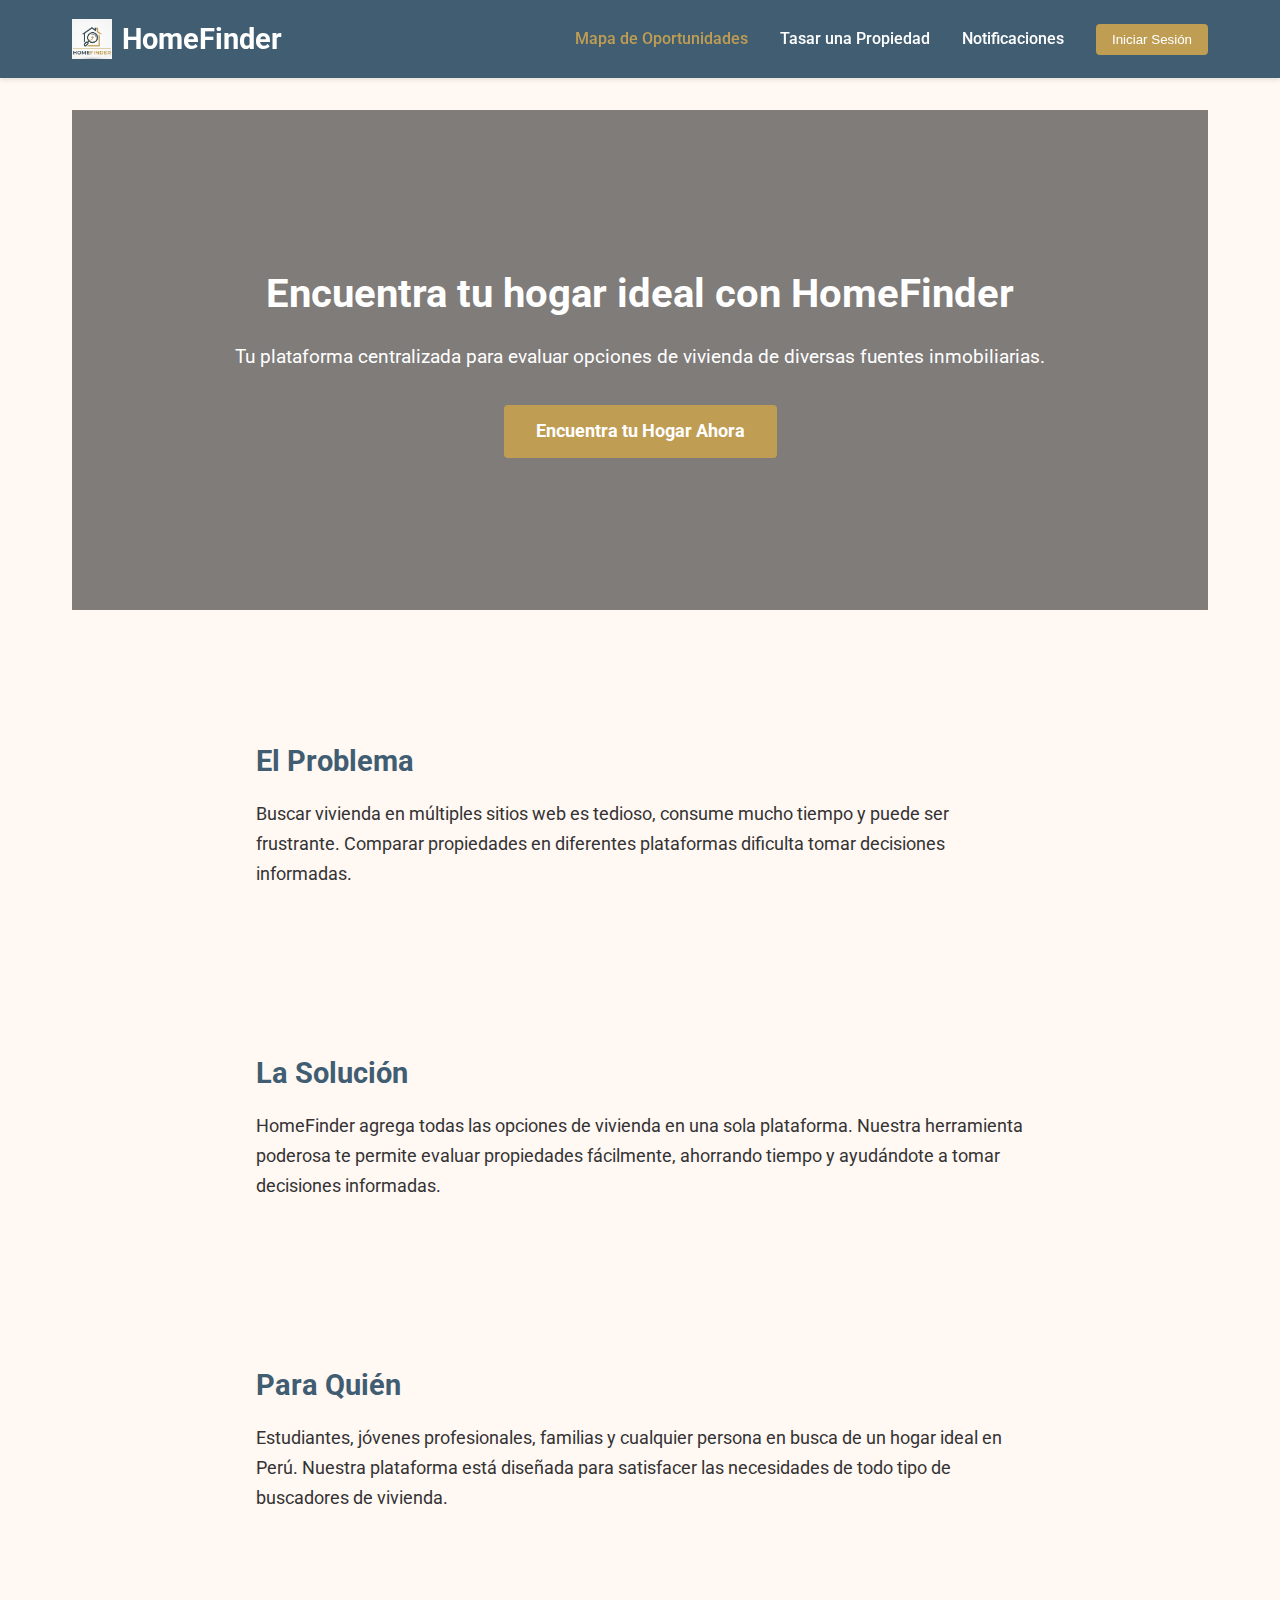
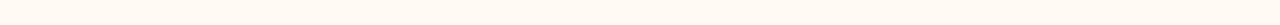
<file: index.html>
<!DOCTYPE html>
<html lang="es">
<head>
    <meta charset="UTF-8">
    <meta name="viewport" content="width=device-width, initial-scale=1.0">
    <title>HomeFinder - Encuentra tu hogar ideal</title>
    <link rel="stylesheet" href="styles.css">
    <link href="https://fonts.googleapis.com/css2?family=Roboto:wght@300;400;500;700&display=swap" rel="stylesheet">
    <link rel="icon" href="logo.png" type="image/x-icon">
</head>
<body>
    <!-- Navigation Bar -->
    <nav class="navbar">
        <div class="nav-container">
            <div class="nav-logo">
                <a href="index.html">
                    <img src="logo.png" alt="HomeFinder Logo" class="logo-img">
                    <span>HomeFinder</span>
                </a>
            </div>
            <ul class="nav-menu">
                <li class="nav-item active">
                    <a href="opportunity-map.html" class="nav-link">Mapa de Oportunidades</a>
                </li>
                <li class="nav-item">
                    <a href="appraise.html" class="nav-link">Tasar una Propiedad</a>
                </li>
                <li class="nav-item">
                    <a href="notifications.html" class="nav-link">Notificaciones</a>
                </li>
                <li class="nav-item">
                    <button id="loginBtn" class="nav-login-btn">Iniciar Sesión</button>
                </li>
            </ul>
        </div>
    </nav>

    <!-- Login Modal -->
    <div id="loginModal" class="modal">
        <div class="modal-content">
            <span class="close">&times;</span>
            <h2 id="modalTitle">Iniciar Sesión</h2>
            <form id="loginForm">
                <div id="loginFields">
                    <input type="email" id="email" placeholder="Email" required>
                    <input type="password" id="password" placeholder="Password" required>
                    <button type="submit">Iniciar Sesión</button>
                    <p><a href="#" id="showRegister">¿No tienes una cuenta? Registrate ahora.</a></p>
                </div>
                <div id="registerFields" style="display: none;">
                    <input type="email" id="regEmail" placeholder="Email" required>
                    <input type="password" id="regPassword" placeholder="Password" required>
                    <label><input type="checkbox" id="terms">Acepto los términos y condiciones</label><br>
                    <label><input type="checkbox" id="privacy">Autorizo el uso de mi información para otros fines</label><br>
                    <button type="button" id="registerSubmit">Registrarse</button>
                    <p><a href="#" id="showLogin">¿Ya cuentas con un usuario? Inicia sesión aquí.</a></p>
                </div>
            </form>
        </div>
    </div>

    <!-- Landing Page Content -->
    <main class="landing-page">
        <section class="hero-section">
            <div class="hero-content">
                <h1>Encuentra tu hogar ideal con HomeFinder</h1>
                <p>Tu plataforma centralizada para evaluar opciones de vivienda de diversas fuentes inmobiliarias.</p>
                <a href="opportunity-map.html" class="cta-button">Encuentra tu Hogar Ahora</a>
            </div>
        </section>

        <section class="problem-section">
            <div class="container">
                <h2>El Problema</h2>
                <p>Buscar vivienda en múltiples sitios web es tedioso, consume mucho tiempo y puede ser frustrante. Comparar propiedades en diferentes plataformas dificulta tomar decisiones informadas.</p>
            </div>
        </section>

        <section class="solution-section">
            <div class="container">
                <h2>La Solución</h2>
                <p>HomeFinder agrega todas las opciones de vivienda en una sola plataforma. Nuestra herramienta poderosa te permite evaluar propiedades fácilmente, ahorrando tiempo y ayudándote a tomar decisiones informadas.</p>
            </div>
        </section>

        <section class="target-section">
            <div class="container">
                <h2>Para Quién</h2>
                <p>Estudiantes, jóvenes profesionales, familias y cualquier persona en busca de un hogar ideal en Perú. Nuestra plataforma está diseñada para satisfacer las necesidades de todo tipo de buscadores de vivienda.</p>
            </div>
        </section>
    </main>

    <script src="script.js"></script>
</body>
</html>
</file>
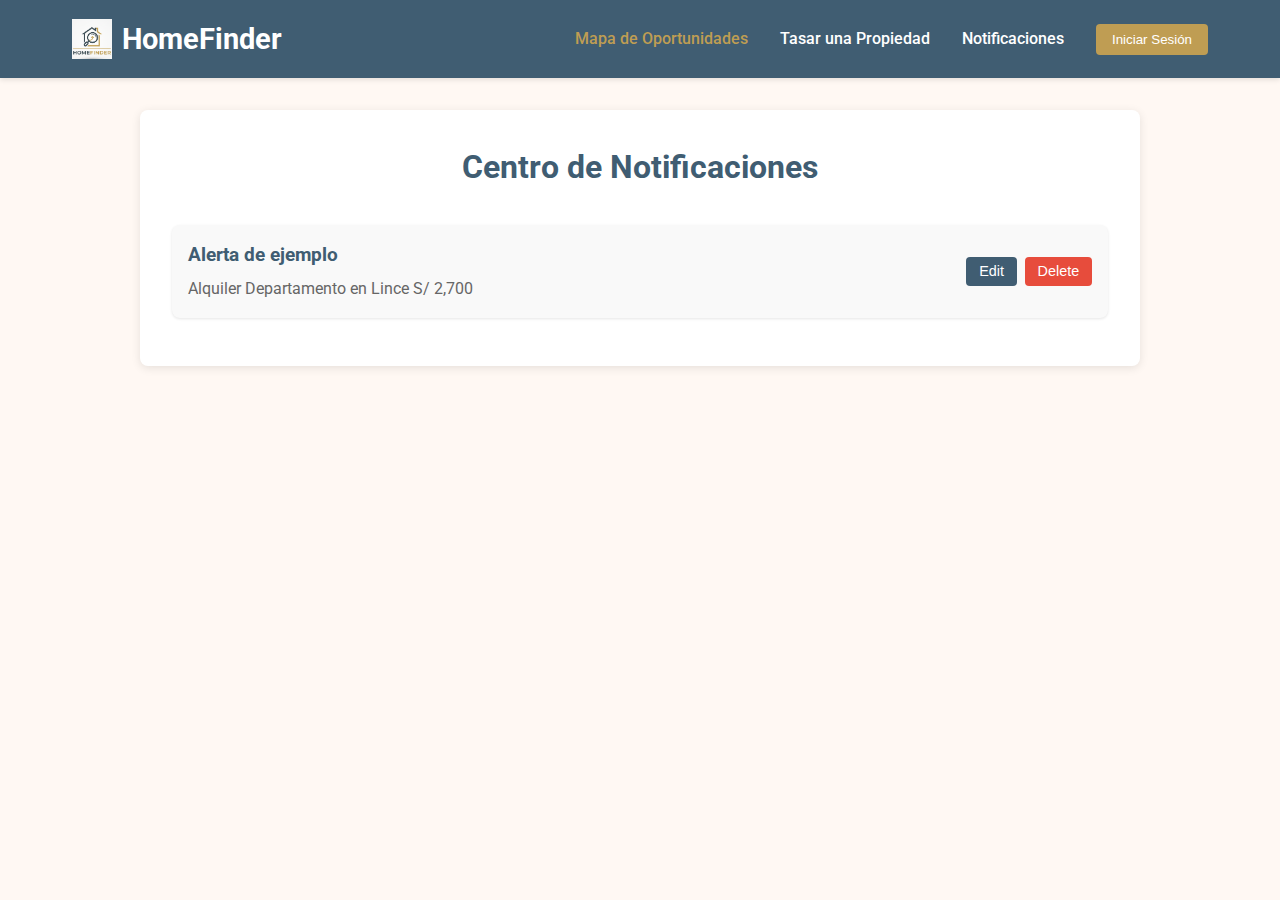
<file: notifications.html>
<!DOCTYPE html>
<html lang="es">
<head>
    <meta charset="UTF-8">
    <meta name="viewport" content="width=device-width, initial-scale=1.0">
    <title>Notifications - HomeFinder</title>
    <link rel="stylesheet" href="styles.css">
    <link href="https://fonts.googleapis.com/css2?family=Roboto:wght@300;400;500;700&display=swap" rel="stylesheet">
    <link rel="icon" href="logo.png" type="image/x-icon">
</head>
<body>
    <!-- Navigation Bar -->
    <nav class="navbar">
        <div class="nav-container">
            <div class="nav-logo">
                <a href="index.html">
                    <img src="logo.png" alt="HomeFinder Logo" class="logo-img">
                    <span>HomeFinder</span>
                </a>
            </div>
            <ul class="nav-menu">
                <li class="nav-item active">
                    <a href="opportunity-map.html" class="nav-link">Mapa de Oportunidades</a>
                </li>
                <li class="nav-item">
                    <a href="appraise.html" class="nav-link">Tasar una Propiedad</a>
                </li>
                <li class="nav-item">
                    <a href="notifications.html" class="nav-link">Notificaciones</a>
                </li>
                <li class="nav-item">
                    <button id="loginBtn" class="nav-login-btn">Iniciar Sesión</button>
                </li>
            </ul>
        </div>
    </nav>

    <!-- Login Modal -->
    <div id="loginModal" class="modal">
        <div class="modal-content">
            <span class="close">&times;</span>
            <h2 id="modalTitle">Iniciar Sesión</h2>
            <form id="loginForm">
                <div id="loginFields">
                    <input type="email" id="email" placeholder="Email" required>
                    <input type="password" id="password" placeholder="Password" required>
                    <button type="submit">Iniciar Sesión</button>
                    <p><a href="#" id="showRegister">¿No tienes una cuenta? Registrate ahora.</a></p>
                </div>
                <div id="registerFields" style="display: none;">
                    <input type="email" id="regEmail" placeholder="Email" required>
                    <input type="password" id="regPassword" placeholder="Password" required>
                    <label><input type="checkbox" id="terms"> Acepto los términos y condiciones</label><br>
                    <label><input type="checkbox" id="privacy"> Autorizo el uso de mi información para otros fines</label><br>
                    <button type="button" id="registerSubmit">Registrarse</button>
                    <p><a href="#" id="showLogin">¿Ya cuentas con un usuario? Inicia sesión aquí.</a></p>
                </div>
            </form>
        </div>
    </div>

    <!-- Main Content -->
    <main class="notifications-container">
        <h1>Centro de Notificaciones</h1>
        
        <div class="notifications-list">
            <!-- Notifications will be loaded here -->
            <div id="notificationsContainer">
                <!-- Example notification (will be replaced by JS) -->
                <div class="notification-card">
                    <div class="notification-info">
                        <h3>Alerta de ejemplo</h3>
                        <p>Alquiler Departamento en Lince S/ 2,700</p>
                    </div>
                    <div class="notification-actions">
                        <button class="edit-btn">Editar</button>
                        <button class="delete-btn">Eliminar</button>
                    </div>
                </div>
            </div>
        </div>
    </main>

    <script src="script.js"></script>
</body>
</html>
</file>
<file: styles.css>
/* General Styles */
* {
    margin: 0;
    padding: 0;
    box-sizing: border-box;
}

body {
    font-family: 'Roboto', sans-serif;
    background-color: #fff8f3; /* Off-white/Cream */
    color: #333;
    line-height: 1.6;
}

/* Navigation Bar */
.navbar {
    background-color: #405d72; /* Dark Slate Gray */
    padding: 1rem 0;
    position: sticky;
    top: 0;
    z-index: 1000;
    box-shadow: 0 2px 5px rgba(0,0,0,0.1);
}

.nav-container {
    display: flex;
    justify-content: space-between;
    align-items: center;
    max-width: 1200px;
    margin: 0 auto;
    padding: 0 2rem;
}

.nav-logo a {
    color: white;
    font-size: 1.8rem;
    font-weight: bold;
    text-decoration: none;
    display: flex;
    align-items: center;
}

.logo-img {
    height: 40px;
    width: auto;
    margin-right: 10px;
}

.nav-menu {
    display: flex;
    list-style: none;
    align-items: center;
}

.nav-item {
    margin-left: 2rem;
}

.nav-link {
    color: white;
    text-decoration: none;
    font-weight: 500;
    transition: color 0.3s;
}

.nav-link:hover {
    color: #bf9d53; /* Muted Gold */
}

.nav-item.active .nav-link {
    color: #bf9d53; /* Muted Gold */
}

.nav-login-btn {
    background-color: #bf9d53; /* Muted Gold */
    color: white;
    border: none;
    padding: 0.5rem 1rem;
    border-radius: 4px;
    cursor: pointer;
    font-weight: 500;
    transition: background-color 0.3s;
}

.nav-login-btn:hover {
    background-color: #a88744; /* Darker Gold */
}

/* Modal Styles */
.modal {
    display: none;
    position: fixed;
    z-index: 2000;
    left: 0;
    top: 0;
    width: 100%;
    height: 100%;
    background-color: rgba(0,0,0,0.5);
}

.modal-content {
    background-color: white;
    margin: 10% auto;
    padding: 2rem;
    border-radius: 8px;
    width: 90%;
    max-width: 400px;
    position: relative;
}

.close, .close-alert, .close-detail {
    position: absolute;
    top: 10px;
    right: 15px;
    font-size: 28px;
    font-weight: bold;
    cursor: pointer;
    color: #aaa;
}

.close:hover, .close-alert:hover, .close-detail:hover {
    color: black;
}

.modal-content h2 {
    margin-bottom: 1.5rem;
    color: #405d72;
}

#loginForm input {
    width: 100%;
    padding: 0.7rem;
    margin-bottom: 1rem;
    border: 1px solid #ddd;
    border-radius: 4px;
    font-size: 1rem;
}

#loginForm button {
    width: 100%;
    padding: 0.7rem;
    background-color: #bf9d53; /* Muted Gold */
    color: white;
    border: none;
    border-radius: 4px;
    font-size: 1rem;
    cursor: pointer;
    margin-bottom: 1rem;
}

#loginForm button:hover {
    background-color: #a88744; /* Darker Gold */
}

#loginForm a {
    color: #405d72;
    text-decoration: none;
}

#loginForm label {
    display: flex;
    align-items: center;
    margin-bottom: 0.5rem;
    font-size: 0.9rem;
}

#loginForm input[type="checkbox"] {
    margin-right: 0.5rem;
}

.detail-modal-content {
    width: 80%;
    max-width: 900px;
    padding: 2rem;
}

/* Landing Page Styles */
.landing-page {
    max-width: 1200px;
    margin: 0 auto;
    padding: 2rem;
}

.hero-section {
    background: linear-gradient(rgba(0, 0, 0, 0.5), rgba(0, 0, 0, 0.5)), url('https://images.unsplash.com/photo-1560448204-e02f11c3d0e2?ixlib=rb-4.0.3&ixid=M3wxMjA3fDB8MHxwaG90by1wYWdlfHx8fGVufDB8fHx8fA%3D%3D&auto=format&fit=crop&w=1200&q=80') no-repeat center center/cover;
    height: 500px;
    display: flex;
    align-items: center;
    justify-content: center;
    text-align: center;
    color: white;
    margin-bottom: 3rem;
}

.hero-content h1 {
    font-size: 2.5rem;
    margin-bottom: 1rem;
}

.hero-content p {
    font-size: 1.2rem;
    margin-bottom: 2rem;
}

.cta-button {
    display: inline-block;
    background-color: #bf9d53; /* Muted Gold */
    color: white;
    padding: 0.8rem 2rem;
    text-decoration: none;
    border-radius: 4px;
    font-weight: bold;
    font-size: 1.1rem;
    transition: background-color 0.3s;
}

.cta-button:hover {
    background-color: #a88744; /* Darker Gold */
}

.container {
    max-width: 800px;
    margin: 3rem auto;
    padding: 0 1rem;
}

.container h2 {
    color: #405d72;
    margin-bottom: 1rem;
    font-size: 1.8rem;
}

.container p {
    font-size: 1.1rem;
    line-height: 1.7;
}

.problem-section, .solution-section, .target-section {
    padding: 2rem 0;
}

/* Opportunity Map Page Styles */
.opportunity-map-container {
    display: flex;
    min-height: calc(100vh - 80px); /* Account for navbar height */
    padding: 1rem;
}

.filters-section {
    width: 250px;
    background-color: white;
    padding: 1.5rem;
    border-radius: 8px;
    box-shadow: 0 2px 10px rgba(0,0,0,0.1);
    margin-right: 1rem;
    height: fit-content;
}

.search-container {
    margin-bottom: 1.5rem;
    display: flex;
}

.search-container input {
    flex: 1;
    padding: 0.7rem;
    border: 1px solid #ddd;
    border-radius: 4px 0 0 4px;
    font-size: 1rem;
}

#searchBtn {
    padding: 0.7rem 1rem;
    background-color: #bf9d53; /* Muted Gold */
    color: white;
    border: 1px solid #ddd;
    border-left: none;
    border-radius: 0 4px 4px 0;
    cursor: pointer;
    font-size: 1rem;
}

#searchBtn:hover {
    background-color: #a88744; /* Darker Gold */
}

.filter-group {
    margin-bottom: 1.5rem;
}

.filter-group label {
    display: block;
    margin-bottom: 0.5rem;
    color: #405d72;
    font-weight: 500;
}

.filter-group select {
    width: 100%;
    padding: 0.5rem;
    border: 1px solid #ddd;
    border-radius: 4px;
    font-size: 1rem;
}

.map-section {
    flex: 1;
    display: flex;
    flex-direction: column;
}

#map {
    flex: 1;
    height: 70vh;
    border-radius: 8px;
    box-shadow: 0 2px 10px rgba(0,0,0,0.1);
}

.map-controls {
    display: flex;
    gap: 1rem;
    margin-top: 1rem;
}

.map-control-btn {
    padding: 0.5rem 1rem;
    background-color: #405d72; /* Dark Slate Gray */
    color: white;
    border: none;
    border-radius: 4px;
    cursor: pointer;
    transition: background-color 0.3s;
}

.map-control-btn:hover {
    background-color: #314555; /* Darker Slate */
}

.map-control-btn.active {
    background-color: #bf9d53; /* Muted Gold */
}

.history-section {
    width: 300px;
    background-color: white;
    padding: 1.5rem;
    border-radius: 8px;
    box-shadow: 0 2px 10px rgba(0,0,0,0.1);
    margin-left: 1rem;
    display: flex;
    flex-direction: column;
    max-height: calc(100vh - 80px); /* Full height minus navbar */
    overflow-y: auto; /* Make it scrollable */
}

.history-section h2 {
    color: #405d72;
    margin-bottom: 1.5rem;
    text-align: center;
}

.history-list {
    flex: 1;
    overflow-y: auto;
    max-height: calc(100vh - 150px); /* Adjust for header and padding */
}

.history-item {
    display: flex;
    flex-direction: column;
    background-color: #f9f9f9;
    border-radius: 8px;
    padding: 1rem;
    margin-bottom: 1rem;
    box-shadow: 0 1px 3px rgba(0,0,0,0.1);
}

.history-item img {
    width: 100%;
    height: 120px;
    object-fit: cover;
    border-radius: 4px;
    margin-bottom: 0.5rem;
}

.history-item h3 {
    font-size: 0.9rem;
    margin-bottom: 0.5rem;
    color: #333;
}

.history-item p {
    font-size: 0.8rem;
    color: #666;
    margin-bottom: 0.3rem;
}

.history-actions {
    display: flex;
    gap: 0.5rem;
    margin-top: 0.5rem;
}

.history-actions button {
    padding: 0.4rem;
    border: none;
    border-radius: 4px;
    cursor: pointer;
    font-size: 0.8rem;
}

.view-details-btn {
    background-color: #bf9d53; /* Muted Gold */
    color: white;
    flex: 1;
}

.create-alert-btn {
    background-color: #405d72; /* Dark Slate Gray */
    color: white;
    flex: 1;
}

.delete-history-btn {
    background-color: #e74c3c; /* Red */
    color: white;
    width: 30px;
    flex: none;
}

/* Property Detail View */
.detail-view {
    display: flex;
    height: 100%;
    gap: 1rem;
    padding: 1rem;
    background-color: white;
    border-radius: 8px;
    box-shadow: 0 2px 10px rgba(0,0,0,0.1);
    position: relative;
}

.detail-content {
    flex: 1;
    display: flex;
    overflow: auto;
}

.detail-left {
    flex: 1;
    padding: 1rem;
    border-right: 1px solid #eee;
}

.detail-right {
    flex: 1;
    padding: 2rem;
}

.detail-left img {
    width: 100%;
    height: 200px;
    object-fit: cover;
    border-radius: 4px;
    margin-bottom: 1rem;
}

.detail-left h2 {
    color: #405d72;
    margin-bottom: 0.5rem;
}

.detail-left p {
    margin-bottom: 0.3rem;
}

.detail-right .detail-actions {
    display: flex;
    gap: 0.5rem;
    margin-bottom: 2rem; /* Increased space below action buttons */
}

.detail-right .detail-actions button {
    padding: 0.5rem 1rem;
    background-color: #405d72; /* Dark Slate Gray */
    color: white;
    border: none;
    border-radius: 4px;
    cursor: pointer;
    transition: background-color 0.3s;
}

.detail-right .detail-actions button:hover {
    background-color: #314555; /* Darker Slate */
}

.detail-right .detail-actions button.active {
    background-color: #bf9d53; /* Muted Gold */
}

.dynamic-content {
    background-color: #f9f9f9;
    padding: 1rem;
    border-radius: 4px;
    margin-bottom: 1rem;
    min-height: 100px;
}

.whatsapp-section {
    margin-top: 1rem;
    padding-top: 1rem;
    border-top: 1px solid #eee;
}

.whatsapp-section h3 {
    color: #405d72;
    margin-bottom: 0.5rem;
}

.whatsapp-section p {
    font-size: 0.9rem;
    margin-bottom: 0.5rem;
    color: #666;
}

.whatsapp-btn {
    display: inline-block;
    background-color: #25D366; /* WhatsApp green */
    color: white;
    padding: 0.5rem 1rem;
    text-decoration: none;
    border-radius: 4px;
    font-weight: bold;
    text-align: center;
    width: 100%;
}

.whatsapp-btn:hover {
    background-color: #128C7E; /* Darker WhatsApp green */
}

.back-to-history {
    position: absolute;
    top: 1rem;
    right: 1rem;
    padding: 0.5rem 1rem;
    background-color: #bf9d53; /* Muted Gold */
    color: white;
    border: none;
    border-radius: 4px;
    cursor: pointer;
}

/* Appraise Page Styles */
.appraise-container {
    max-width: 1000px;
    margin: 2rem auto;
    padding: 2rem;
    background-color: white;
    border-radius: 8px;
    box-shadow: 0 2px 10px rgba(0,0,0,0.1);
}

.appraise-container h1 {
    color: #405d72;
    margin-bottom: 2rem;
    text-align: center;
}

.property-display {
    display: flex;
    gap: 2rem;
    margin-bottom: 2rem;
    padding-bottom: 2rem;
    border-bottom: 1px solid #eee;
}

.property-image {
    flex: 1;
}

.property-image img {
    width: 100%;
    height: 300px;
    object-fit: cover;
    border-radius: 8px;
}

.property-details {
    flex: 1;
    display: flex;
    flex-direction: column;
    justify-content: center;
}

.property-details h2 {
    color: #405d72;
    margin-bottom: 1rem;
}

.property-details p {
    margin-bottom: 0.5rem;
    font-size: 1.1rem;
}

.appraisal-section {
    margin-top: 2rem;
}

.appraisal-section h2 {
    color: #405d72;
    margin-bottom: 1rem;
}

.estimated-price {
    background-color: #f9f9f9;
    padding: 1.5rem;
    border-radius: 8px;
    text-align: center;
    margin: 1.5rem 0;
}

.estimated-price h3 {
    font-size: 1.8rem;
    color: #bf9d53; /* Muted Gold */
}

.appraisal-details h3 {
    margin-bottom: 1rem;
    color: #405d72;
}

.appraisal-details ul {
    padding-left: 1.5rem;
}

.appraisal-details li {
    margin-bottom: 0.5rem;
    line-height: 1.6;
}

/* Notifications Page Styles */
.notifications-container {
    max-width: 1000px;
    margin: 2rem auto;
    padding: 2rem;
    background-color: white;
    border-radius: 8px;
    box-shadow: 0 2px 10px rgba(0,0,0,0.1);
}

.notifications-container h1 {
    color: #405d72;
    margin-bottom: 2rem;
    text-align: center;
}

.notification-card {
    display: flex;
    justify-content: space-between;
    align-items: center;
    background-color: #f9f9f9;
    padding: 1rem;
    border-radius: 8px;
    margin-bottom: 1rem;
    box-shadow: 0 1px 3px rgba(0,0,0,0.1);
}

.notification-info h3 {
    color: #405d72;
    margin-bottom: 0.3rem;
}

.notification-info p {
    color: #666;
}

.notification-actions {
    display: flex;
    gap: 0.5rem;
}

.notification-actions button {
    padding: 0.4rem 0.8rem;
    border: none;
    border-radius: 4px;
    cursor: pointer;
    font-size: 0.9rem;
}

.edit-btn {
    background-color: #405d72; /* Dark Slate Gray */
    color: white;
}

.delete-btn {
    background-color: #e74c3c; /* Red */
    color: white;
}

/* Responsive Design */
@media (max-width: 1100px) {
    .opportunity-map-container {
        flex-direction: column;
    }
    
    .filters-section, .history-section {
        width: 100%;
        margin: 0 0 1rem 0;
    }
    
    .history-section {
        max-height: 400px;
        overflow-y: auto;
    }
    
    .detail-view {
        flex-direction: column;
    }
    
    .detail-left {
        border-right: none;
        border-bottom: 1px solid #eee;
    }
}

@media (max-width: 768px) {
    .nav-container {
        flex-direction: column;
        padding: 1rem;
    }
    
    .nav-menu {
        margin-top: 1rem;
        flex-wrap: wrap;
        justify-content: center;
    }
    
    .nav-item {
        margin: 0.5rem;
    }
    
    .hero-content h1 {
        font-size: 2rem;
    }
    
    .hero-content p {
        font-size: 1rem;
    }
    
    .map-controls {
        flex-direction: column;
    }
    
    .property-display {
        flex-direction: column;
    }
    
    .notification-card {
        flex-direction: column;
        align-items: flex-start;
        gap: 1rem;
    }
    
    .notification-actions {
        align-self: flex-end;
    }
}
</file>
